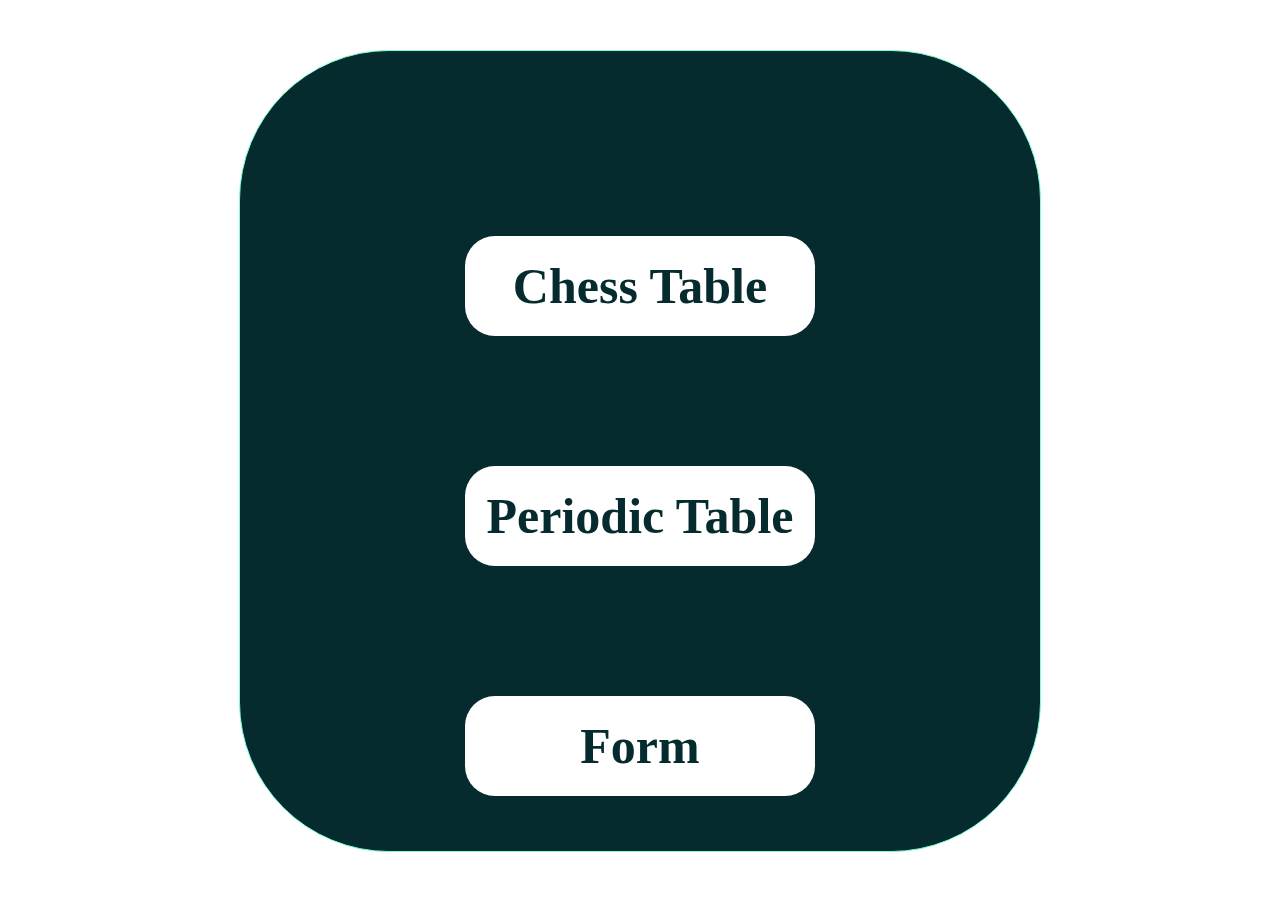
<file: Bano Qabil Assig 1/home/index.html>
<!DOCTYPE html>
<html lang="en">
<head>
    <meta charset="UTF-8">
    <meta name="viewport" content="width=device-width, initial-scale=1.0">
    <title>Document</title>
<link rel="stylesheet" href="./style.css"></head>
<body >
    <div id="box">
    <a href="./chest/chest.html"  id="first"><b>Chess Table</b></a>
    <a href="./periodic/peridoc.html"  id="two"><b>Periodic Table</b></a>
    <a href="./form/form.html"  id="three"><b>Form</b></a>
   </div>
</body>
</html>
</file>
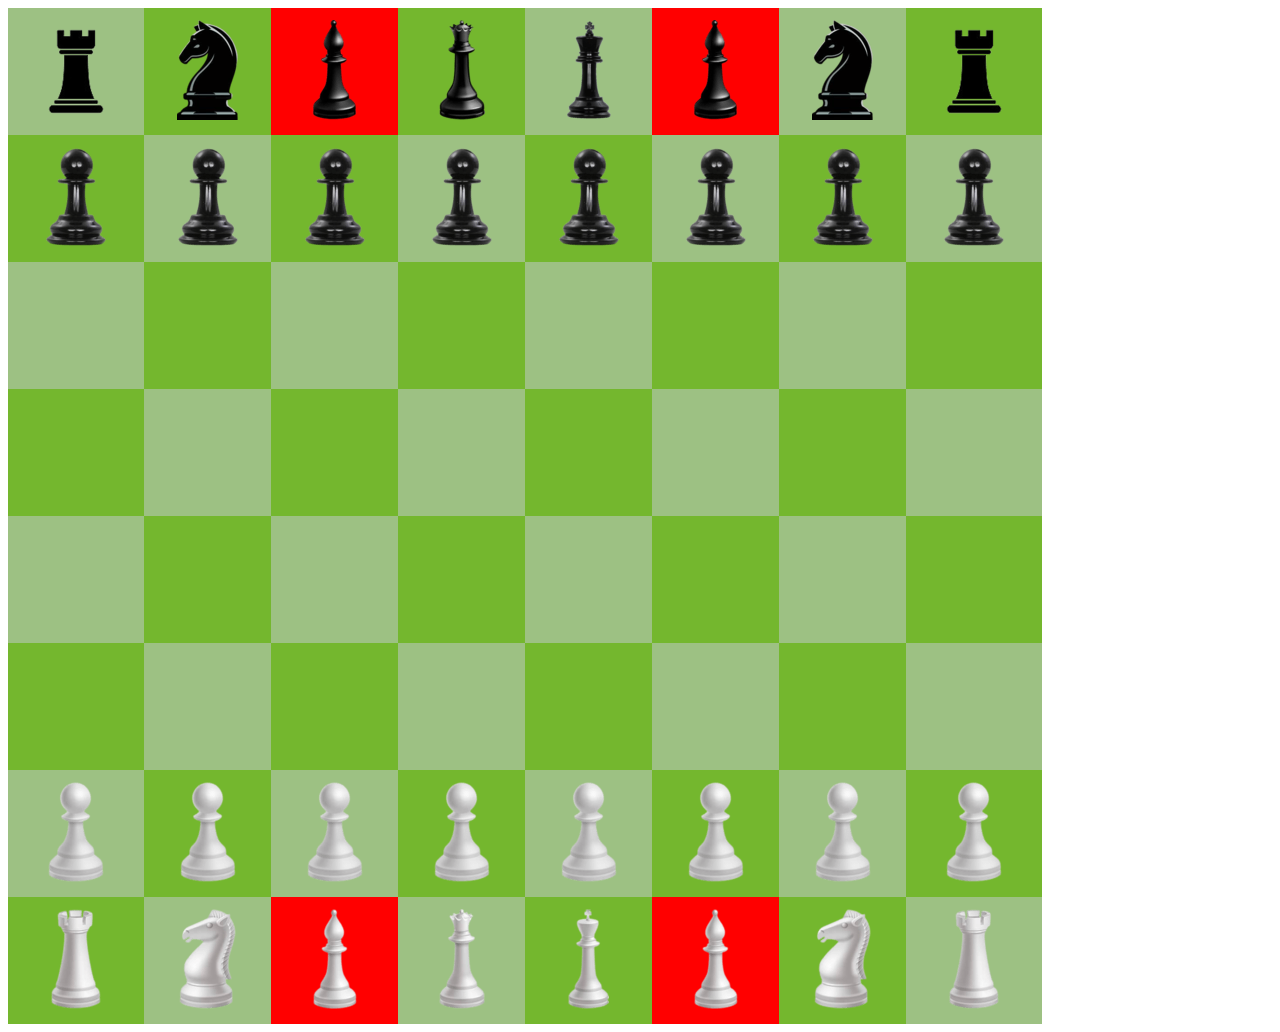
<file: Bano Qabil Assig 1/chest/chest.html>
<!DOCTYPE html>
<html lang="en">
<head>
    <meta charset="UTF-8">
    <meta name="viewport" content="width=device-width, initial-scale=1.0">
    <title>Document</title>
</head>
<body>
    <table border="0.5" cellspacing="0" >
        <tr>
            <td width ="125px" height="125px"cellpading="5" bgcolor="#9dc183" align="center"><img src="./th-removebg-preview (1) (1).png" alt=""></td>
            <td  width ="125px" height="125px" cellpading="5" bgcolor="#74B72E" align="center" ><img src="./th-removebg-preview (5) (1).png" alt=""> </td>
            <td width ="125px" height="125px"cellpading="5" bgcolor="red" align="center"> <img src="./th-removebg-preview (7) (1).png" alt=""></td>
            <td  width ="125px" height="125px" cellpading="5" bgcolor="#74B72E" align="center"><img src="./th-removebg-preview (10) (1).png" alt=""> </td>
            <td width ="125px" height="125px"cellpading="5" bgcolor="#9dc183" align="center"><img src="./Chess-King-No-Background-removebg-preview (1).png" alt=""> </td>
            <td  width ="125px" height="125px" cellpading="5" bgcolor="red" align="center"> <img src="./th-removebg-preview (7) (1).png" alt=""></td>
            <td width ="125px" height="125px"cellpading="5" bgcolor="#9dc183" align="center"><img src="./th-removebg-preview (5) (1).png" alt="">  </td>
            <td  width ="125px" height="125px" cellpading="5" bgcolor="#74B72E" align="center"> <img src="./th-removebg-preview (1) (1).png" alt=""></td>

        </tr>
        <tr><td  width ="125px" height="125" cellpading="5" bgcolor="#74B72E" align="center"> <img src="./th-removebg-preview (6) (1).png" alt=""> </td>
            <td width ="125px" height="125"cellpading="5" bgcolor="#9dc183" align="center"><img src="./th-removebg-preview (6) (1).png" alt="">  </td> 
            <td width ="125px" height="125"cellpading="5" bgcolor="#74B72E" align="center"><img src="./th-removebg-preview (6) (1).png" alt="">   </td>
            <td width ="125px" height="125"cellpading="5" bgcolor="#9dc183" align="center"> <img src="./th-removebg-preview (6) (1).png" alt="">  </td>
            <td width ="125px" height="125"cellpading="5" bgcolor="#74B72E" align="center"><img src="./th-removebg-preview (6) (1).png" alt=""> </td>
            <td width ="125px" height="125"cellpading="5" bgcolor="#9dc183" align="center"><img src="./th-removebg-preview (6) (1).png" alt=""> </td>
            <td width ="125px" height="125"cellpading="5" bgcolor="#74B72E" align="center"><img src="./th-removebg-preview (6) (1).png" alt=""> </td>
            <td width ="125px" height="125"cellpading="5" bgcolor="#9dc183" align="center"><img src="./th-removebg-preview (6) (1).png" alt=""> </td>
        </tr>
        <tr>
            <td width ="125px" height="125px"cellpading="5" bgcolor="#9dc183" ></td>
            <td  width ="125px" height="125px" cellpading="5" bgcolor="#74B72E"> </td>
            <td width ="125px" height="125px"cellpading="5" bgcolor="#9dc183"> </td>
            <td  width ="125px" height="125px" cellpading="5" bgcolor="#74B72E"> </td>
            <td width ="125px" height="125px"cellpading="5" bgcolor="#9dc183"> </td>
            <td  width ="125px" height="125px" cellpading="5" bgcolor="#74B72E"> </td>
            <td width ="125px" height="125px"cellpading="5" bgcolor="#9dc183"> </td>
            <td  width ="125px" height="125px" cellpading="5" bgcolor="#74B72E"> </td>
        </tr>
        <tr><td  width ="125px" height="125" cellpading="5" bgcolor="#74B72E">  </td>
            <td width ="125px" height="125"cellpading="5" bgcolor="#9dc183"> </td> 
            <td width ="125px" height="125"cellpading="5" bgcolor="#74B72E">  </td>
            <td width ="125px" height="125"cellpading="5" bgcolor="#9dc183">  </td>
            <td width ="125px" height="125"cellpading="5" bgcolor="#74B72E"> </td>
            <td width ="125px" height="125"cellpading="5" bgcolor="#9dc183"> </td>
            <td width ="125px" height="125"cellpading="5" bgcolor="#74B72E"> </td>
            <td width ="125px" height="125"cellpading="5" bgcolor="#9dc183">  </td>
        </tr>
        <tr>
            <td width ="125px" height="125px"cellpading="5" bgcolor="#9dc183" ></td>
            <td  width ="125px" height="125px" cellpading="5" bgcolor="#74B72E"> </td>
            <td width ="125px" height="125px"cellpading="5" bgcolor="#9dc183"> </td>
            <td  width ="125px" height="125px" cellpading="5" bgcolor="#74B72E"> </td>
            <td width ="125px" height="125px"cellpading="5" bgcolor="#9dc183"> </td>
            <td  width ="125px" height="125px" cellpading="5" bgcolor="#74B72E"> </td>
            <td width ="125px" height="125px"cellpading="5" bgcolor="#9dc183"> </td>
            <td  width ="125px" height="125px" cellpading="5" bgcolor="#74B72E"> </td>
        </tr>
        </tr>
        <tr><td  width ="125px" height="125" cellpading="5" bgcolor="#74B72E">  </td>
            <td width ="125px" height="125"cellpading="5" bgcolor="#9dc183"> </td> 
            <td width ="125px" height="125"cellpading="5" bgcolor="#74B72E">  </td>
            <td width ="125px" height="125"cellpading="5" bgcolor="#9dc183">  </td>
            <td width ="125px" height="125"cellpading="5" bgcolor="#74B72E"> </td>
            <td width ="125px" height="125"cellpading="5" bgcolor="#9dc183"> </td>
            <td width ="125px" height="125"cellpading="5" bgcolor="#74B72E"> </td>
            <td width ="125px" height="125"cellpading="5" bgcolor="#9dc183">  </td>
        </tr>
        <tr>
            <td width ="125px" height="125px"cellpading="5" bgcolor="#9dc183" align="center"><img src="./th-removebg-preview (4) (1).png" alt=""></td>
            <td  width ="125px" height="125px" cellpading="5" bgcolor="#74B72E"align="center"><img src="./th-removebg-preview (4) (1).png" alt=""></td>
            <td width ="125px" height="125px"cellpading="5" bgcolor="#9dc183"align="center"><img src="./th-removebg-preview (4) (1).png" alt=""></td>
            <td  width ="125px" height="125px" cellpading="5" bgcolor="#74B72E"align="center"><img src="./th-removebg-preview (4) (1).png" alt=""></td>
            <td width ="125px" height="125px"cellpading="5" bgcolor="#9dc183"align="center"><img src="./th-removebg-preview (4) (1).png" alt=""> </td>
            <td  width ="125px" height="125px" cellpading="5" bgcolor="#74B72E"align="center"><img src="./th-removebg-preview (4) (1).png" alt=""> </td>
            <td width ="125px" height="125px"cellpading="5" bgcolor="#9dc183"align="center"><img src="./th-removebg-preview (4) (1).png" alt=""> </td>
            <td  width ="125px" height="125px" cellpading="5" bgcolor="#74B72E"align="center"> <img src="./th-removebg-preview (4) (1).png" alt=""></td>
        </tr>
        <tr><td  width ="125px" height="125" cellpading="5" bgcolor="#74B72E" align="center"> <img src="./th-removebg-preview (2) (1).png" alt=""> </td>
            <td width ="125px" height="125"cellpading="5" bgcolor="#9dc183" align="center"> <img src="./th-removebg-preview (3) (1).png" alt=""> </td> 
            <td width ="125px" height="125"cellpading="5" bgcolor="red" align="center"> <img src="./th-removebg-preview (8) (1).png" alt=""> </td>
            <td width ="125px" height="125"cellpading="5" bgcolor="#9dc183" align="center"><img src="./th-removebg-preview (11) (1).png" alt="">  </td>
            <td width ="125px" height="125"cellpading="5" bgcolor="#74B72E" align="center"><img src="./th-removebg-preview (9) (1).png" alt=""> </td>
            <td width ="125px" height="125"cellpading="5" bgcolor="red" align="center"> <img src="./th-removebg-preview (8) (1).png" alt=""></td>
            <td width ="125px" height="125"cellpading="5" bgcolor="#74B72E" align="center"> <img src="./th-removebg-preview (3) (1).png" alt=""></td>
            <td width ="125px" height="125"cellpading="5" bgcolor="#9dc183" align="center"><img src="./th-removebg-preview (2) (1).png" alt="">  </td>
        </tr>
    </table>
</body>
</html>
</file>
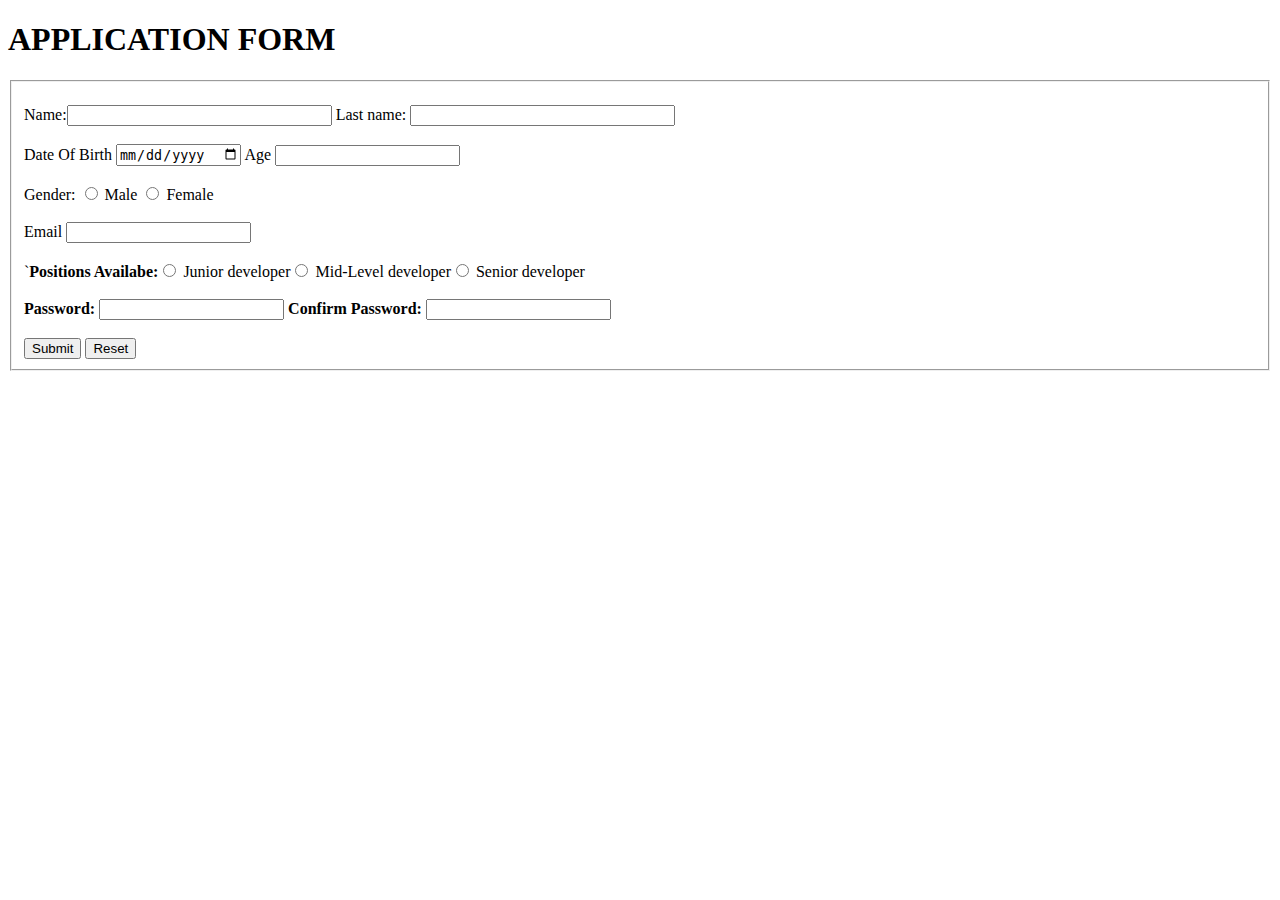
<file: Bano Qabil Assig 1/form/form.html>
<!DOCTYPE html>
<html lang="en">
<head>
    <meta charset="UTF-8">
    <meta name="viewport" content="width=, initial-scale=1.0">
    <title>Document</title>
</head>
<body>
    <h1><B>APPLICATION FORM</B></h1>
    <form> <fieldset ><br>
        <label for="Name" >Name:<input type="text" name="Name" size="30" maxlength="20"></label>
        <label for="last name">Last name: <input type="text" name="last name" size="30" maxlength="20"></label>
        <br><br>
        <label for="date of birth">Date Of Birth <input type="date"><label for="age"> Age <input type="number"></label><br><br>
    
    <label for="Gender "> Gender: </label><label for="male" >  <input type="radio" name="Gender"> Male</label><label for="Female"  >  <input type="radio" name="Gender"> Female </label> <br><br><label for="email">  Email <input type="email" name="email"></label>
    <br><br>`<label for="Positions Availabe"><b>Positions Availabe:</b></label><label for="Junior developer"><input type="radio" name="mm"> Junior developer</label><label for="Mid-Level developer"><input type="radio" name="mm"> Mid-Level developer</label><label for="Senior developer"><input type="radio" name="mm"> Senior developer</label>
        <br><br><label for="Password"><b>Password: </b><input type="password" name="password"></label> <label for="Confirm Password"><b>Confirm Password: </b><input type="password" name="Confirm Password"> </label><br><br>
        <input type="submit" name="submit"> <input type="reset" name="reset">
</fieldset>
    </form>
    <!-- <iframe
      src="https://www.google.com/maps/place/Mazar-e-Quaid-e-Azam/@24.8746236,67.0369722,17z/data=!3m1!4b1!4m6!3m5!1s0x3eb33e5e736977c1:0x70ed36c8a6891d3a!8m2!3d24.8746236!4d67.0395471!16zL20vMGI1azUz?entry=ttu"
      width="600"
      height="450"
      style="border: 0"
      allowfullscreen=""
      loading="lazy"
      referrerpolicy="no-referrer-when-downgrade"
    ></iframe> -->
</body>
</html>
</file>
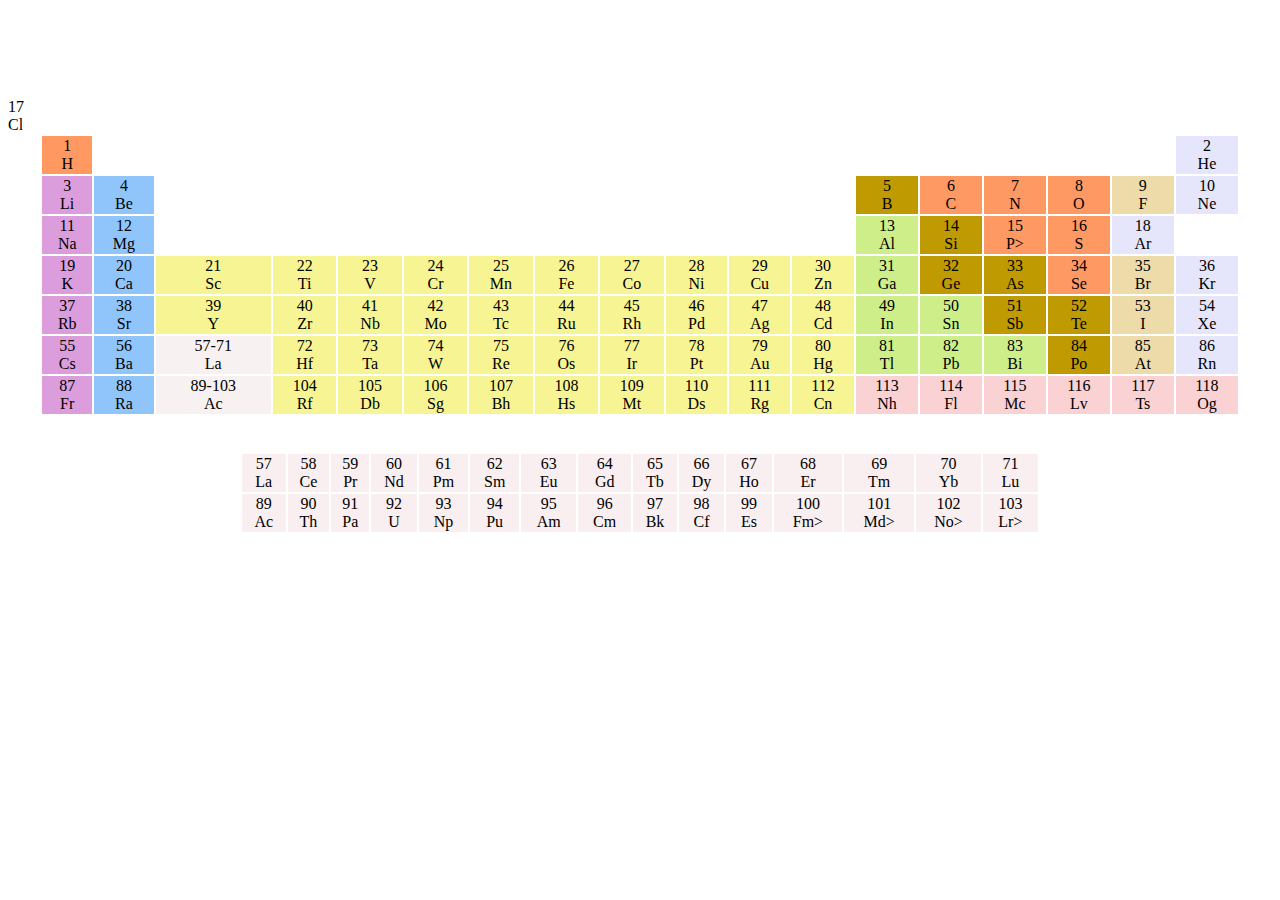
<file: Bano Qabil Assig 1/periodic/peridoc.html>
<!DOCTYPE html>
<html lang="en">
<head>
    <meta charset="UTF-8">
    <meta name="viewport" content="width=device-width, initial-scale=1.0">
    <title>My Periodic Table</title>
</head>
<body>
    <br><br><br><br><br>
    
    <table border="0" width="1200" align="center" >
        <tr>
            <td style="text-align: center;" bgcolor="#FF9961"> 1 <br> H</td>
            <td colspan="16"></td>
            <td style="text-align: center;" bgcolor="#E5E5FB">2<br>He</td>
        </tr>
        <tr>
            <td style="text-align: center;" bgcolor="#DB9DDC">3<br>Li</td>
            <td style="text-align: center;" bgcolor="#90C5FC">4<br>Be</td>
            <td colspan="10"></td>
            <td style="text-align: center;" bgcolor="#BF9A01">5<br>B</td>
            <td style="text-align: center;" bgcolor="#FE9964">6<br>C</td>
            <td style="text-align: center;" bgcolor="#FE9964">7<br>N</td>
            <td style="text-align: center;" bgcolor="#FE9964">8<br>O</td>
            <td style="text-align: center;" bgcolor="#EDDBAA">9<br>F</td>
            <td style="text-align: center;" bgcolor="#E5E5FB">10<br>Ne</td>
        </tr>
        <tr>
            <td style="text-align: center;" bgcolor="#DB9DDC">11<br>Na</td>
            <td style="text-align: center;" bgcolor="#90C5FC">12<br>Mg</td>
            <td colspan="10"></td>
            <td style="text-align: center;" bgcolor="#CEEE89">13<br>Al</td>
            <td style="text-align: center;" bgcolor="#BF9A01">14<br>Si</td>
            <td style="text-align: center;" bgcolor="#FE9964">15<br>P></td>
            <td style="text-align: center;" bgcolor="#FE9964">16<br>S</td   
            <td style="text-align: center;" bgcolor="#EDDBAA">17<br>Cl</td>
            <td style="text-align: center;" bgcolor="#E5E5FB">18<br>Ar</td>

        </tr>
        <tr>
            <td style="text-align: center;" bgcolor="#DB9DDC">19<br>K</td>
            <td style="text-align: center;" bgcolor="#90C5FC">20<br>Ca</td>
            <td style="text-align: center;" bgcolor="#F7F494">21<br>Sc</td>
            <td style="text-align: center;" bgcolor="#F7F494">22<br>Ti</td>
            <td style="text-align: center;" bgcolor="#F7F494">23<br>V</td>
            <td style="text-align: center;" bgcolor="#F7F494">24<br>Cr</td>
            <td style="text-align: center;" bgcolor="#F7F494">25<br>Mn</td>
            <td style="text-align: center;" bgcolor="#F7F494">26<br>Fe</td>
            <td style="text-align: center;" bgcolor="#F7F494">27<br>Co</td>
            <td style="text-align: center;" bgcolor="#F7F494">28<br>Ni</td>
            <td style="text-align: center;" bgcolor="#F7F494">29<br>Cu</td>
            <td style="text-align: center;" bgcolor="#F7F494">30<br>Zn</td>
            <td style="text-align: center;" bgcolor="#CEEE89">31<br>Ga</td>
            <td style="text-align: center;" bgcolor="#BF9A01">32<br>Ge</td>
            <td style="text-align: center;" bgcolor="#BF9A01">33<br>As</td>
            <td style="text-align: center;" bgcolor="#FE9964">34<br>Se</td>
            <td style="text-align: center;" bgcolor="#EDDBAA">35<br>Br</td>
            <td style="text-align: center;" bgcolor="#E5E5FB">36<br>Kr</td>
        </tr>
        <tr>
            <td style="text-align: center;" bgcolor="#DB9DDC">37<br>Rb</td>
            <td style="text-align: center;" bgcolor="#90C5FC">38<br>Sr</td>
            <td style="text-align: center;" bgcolor="#F7F494">39<br>Y</td>
            <td style="text-align: center;" bgcolor="#F7F494">40<br>Zr</td>
            <td style="text-align: center;" bgcolor="#F7F494">41<br>Nb</td>
            <td style="text-align: center;" bgcolor="#F7F494">42<br>Mo</td>
            <td style="text-align: center;" bgcolor="#F7F494">43<br>Tc</td>
            <td style="text-align: center;" bgcolor="#F7F494">44<br>Ru</td>
            <td style="text-align: center;" bgcolor="#F7F494">45<br>Rh</td>
            <td style="text-align: center;" bgcolor="#F7F494">46<br>Pd</td>
            <td style="text-align: center;" bgcolor="#F7F494">47<br>Ag</td>
            <td style="text-align: center;" bgcolor="#F7F494">48<br>Cd</td>
            <td style="text-align: center;" bgcolor="#CEEE89">49<br>In</td>
            <td style="text-align: center;" bgcolor="#CEEE89">50<br>Sn</td>
            <td style="text-align: center;" bgcolor="#BF9A01">51<br>Sb</td>
            <td style="text-align: center;" bgcolor="#BF9A01">52<br>Te</td>
            <td style="text-align: center;" bgcolor="#EDDBAA">53<br>I</td>
            <td style="text-align: center;" bgcolor="#E5E5FB">54<br>Xe</td>
        </tr>
        <tr>
            <td style="text-align: center;" bgcolor="#DB9DDC">55<br>Cs</font></td>
            <td style="text-align: center;" bgcolor="#90C5FC">56<br>Ba</font></td>
            <td style="text-align: center;" bgcolor="#F8F1F1">57-71<br>La</font></td>  
            <td style="text-align: center;" bgcolor="#F7F494">72<br>Hf</td>
            <td style="text-align: center;" bgcolor="#F7F494">73<br>Ta</td>
            <td style="text-align: center;" bgcolor="#F7F494">74<br>W</td>
            <td style="text-align: center;" bgcolor="#F7F494">75<br>Re</td>
            <td style="text-align: center;" bgcolor="#F7F494">76<br>Os</td>
            <td style="text-align: center;" bgcolor="#F7F494">77<br>Ir</td>
            <td style="text-align: center;" bgcolor="#F7F494">78<br>Pt</td>
            <td style="text-align: center;" bgcolor="#F7F494">79<br>Au</td>
            <td style="text-align: center;" bgcolor="#F7F494">80<br>Hg</td>
            <td style="text-align: center;" bgcolor="#CEEE89">81<br>Tl</td>
            <td style="text-align: center;" bgcolor="#CEEE89">82<br>Pb</td>
            <td style="text-align: center;" bgcolor="#CEEE89">83<br>Bi</td>
            <td style="text-align: center;" bgcolor="#BF9A01">84<br>Po</td>
            <td style="text-align: center;" bgcolor="#EDDBAA">85<br>At</td>
            <td style="text-align: center;" bgcolor="#E5E5FB">86<br>Rn</td>
        </tr>
        <tr>
            <td style="text-align: center;" bgcolor="#DB9DDC">87<br>Fr</td>
            <td style="text-align: center;" bgcolor="#90C5FC">88<br>Ra</td>
            <td style="text-align: center;" bgcolor="#F8F1F1">89-103<br>Ac</td>
            <td style="text-align: center;" bgcolor="#F7F494">104<br>Rf</td>
            <td style="text-align: center;" bgcolor="#F7F494">105<br>Db</td>
            <td style="text-align: center;" bgcolor="#F7F494">106<br>Sg</td>
            <td style="text-align: center;" bgcolor="#F7F494">107<br>Bh</td>
            <td style="text-align: center;" bgcolor="#F7F494">108<br>Hs</td>
            <td style="text-align: center;" bgcolor="#F7F494">109<br>Mt</td>
            <td style="text-align: center;" bgcolor="#F7F494">110<br>Ds</td>
            <td style="text-align: center;" bgcolor="#F7F494">111<br>Rg</td>
            <td style="text-align: center;" bgcolor="#F7F494">112<br>Cn</td>
            <td style="text-align: center;" bgcolor="#FBD2D4">113<br>Nh</td>
            <td style="text-align: center;" bgcolor="#FBD2D4">114<br>Fl</td>
            <td style="text-align: center;" bgcolor="#FBD2D4">115<br>Mc</td>
            <td style="text-align: center;" bgcolor="#FBD2D4">116<br>Lv</td>
            <td style="text-align: center;" bgcolor="#FBD2D4">117<br>Ts</td>
            <td style="text-align: center;" bgcolor="#FBD2D4">118<br>Og</td>
        </tr>
    </table>
<br><br>
    <table  border="0" width="800" align="center" >

        <tr>
            <td style="text-align: center;" bgcolor="#F9EEF0">57<br>La</td>
            <td style="text-align: center;" bgcolor="#F9EEF0">58<br>Ce</td>
            <td style="text-align: center;" bgcolor="#F9EEF0">59<br>Pr</td>
            <td style="text-align: center;" bgcolor="#F9EEF0">60<br>Nd</td>
            <td style="text-align: center;" bgcolor="#F9EEF0">61<br>Pm</td>
            <td style="text-align: center;" bgcolor="#F9EEF0">62<br>Sm</td>
            <td style="text-align: center;" bgcolor="#F9EEF0">63<br>Eu</td>
            <td style="text-align: center;" bgcolor="#F9EEF0">64<br>Gd</td>
            <td style="text-align: center;" bgcolor="#F9EEF0">65<br>Tb</td>
            <td style="text-align: center;" bgcolor="#F9EEF0">66<br>Dy</td>
            <td style="text-align: center;" bgcolor="#F9EEF0">67<br>Ho</td>
            <td style="text-align: center;" bgcolor="#F9EEF0">68<br>Er</td>
            <td style="text-align: center;" bgcolor="#F9EEF0">69<br>Tm</td>
            <td style="text-align: center;" bgcolor="#F9EEF0">70<br>Yb</td>
            <td style="text-align: center;" bgcolor="#F9EEF0">71<br>Lu</td>
        </tr>
        <tr>
            <td style="text-align: center;" bgcolor="#F9EEF0">89<br>Ac</td>
            <td style="text-align: center;" bgcolor="#F9EEF0">90<br>Th</td>
            <td style="text-align: center;" bgcolor="#F9EEF0">91<br>Pa</td>
            <td style="text-align: center;" bgcolor="#F9EEF0">92<br>U</td>
            <td style="text-align: center;" bgcolor="#F9EEF0">93<br>Np</td>
            <td style="text-align: center;" bgcolor="#F9EEF0">94<br>Pu</td>
            <td style="text-align: center;" bgcolor="#F9EEF0">95<br>Am</td>
            <td style="text-align: center;" bgcolor="#F9EEF0">96<br>Cm</td>
            <td style="text-align: center;" bgcolor="#F9EEF0">97<br>Bk</td>
            <td style="text-align: center;" bgcolor="#F9EEF0">98<br>Cf</td>
            <td style="text-align: center;" bgcolor="#F9EEF0">99<br>Es</td>
            <td style="text-align: center;" bgcolor="#F9EEF0">100<br>Fm></td>
            <td style="text-align: center;" bgcolor="#F9EEF0">101<br>Md></td>
            <td style="text-align: center;" bgcolor="#F9EEF0">102<br>No></td>
            <td style="text-align: center;" bgcolor="#F9EEF0">103<br>Lr></td>
        </tr>
    </table>
</body>
</html>
</file>
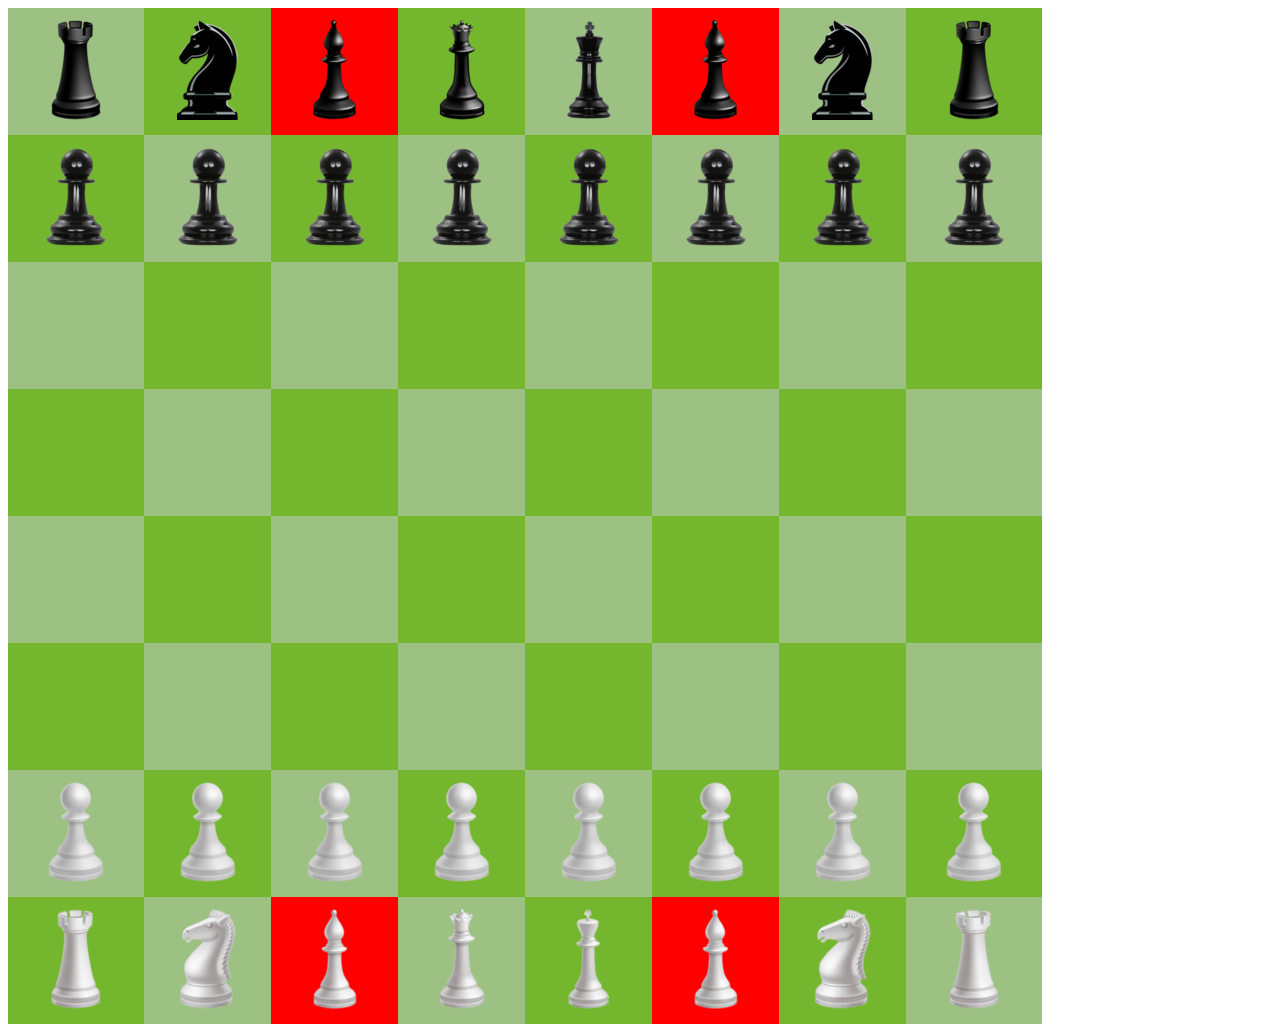
<file: Bano Qabil Assig 1/home/chest/chest.html>
<!DOCTYPE html>
<html lang="en">
<head>
    <meta charset="UTF-8">
    <meta name="viewport" content="width=device-width, initial-scale=1.0">
    <title>Document</title>
</head>
<body>
    <table border="0.5" cellspacing="0" >
        <tr>
            <td width ="125px" height="125px"cellpading="5" bgcolor="#9dc183" align="center"><img src="./th-removebg-preview (1).png" alt=""></td>
            <td  width ="125px" height="125px" cellpading="5" bgcolor="#74B72E" align="center" ><img src="./th-removebg-preview (5) (1).png" alt=""> </td>
            <td width ="125px" height="125px"cellpading="5" bgcolor="red" align="center"> <img src="./th-removebg-preview (7) (1).png" alt=""></td>
            <td  width ="125px" height="125px" cellpading="5" bgcolor="#74B72E" align="center"><img src="./th-removebg-preview (10) (1).png" alt=""> </td>
            <td width ="125px" height="125px"cellpading="5" bgcolor="#9dc183" align="center"><img src="./Chess-King-No-Background-removebg-preview (1).png" alt=""> </td>
            <td  width ="125px" height="125px" cellpading="5" bgcolor="red" align="center"> <img src="./th-removebg-preview (7) (1).png" alt=""></td>
            <td width ="125px" height="125px"cellpading="5" bgcolor="#9dc183" align="center"><img src="./th-removebg-preview (5) (1).png" alt="">  </td>
            <td  width ="125px" height="125px" cellpading="5" bgcolor="#74B72E" align="center"> <img src="./th-removebg-preview (1).png" alt=""></td>

        </tr>
        <tr><td  width ="125px" height="125" cellpading="5" bgcolor="#74B72E" align="center"> <img src="./th-removebg-preview (6) (1).png" alt=""> </td>
            <td width ="125px" height="125"cellpading="5" bgcolor="#9dc183" align="center"><img src="./th-removebg-preview (6) (1).png" alt="">  </td> 
            <td width ="125px" height="125"cellpading="5" bgcolor="#74B72E" align="center"><img src="./th-removebg-preview (6) (1).png" alt="">   </td>
            <td width ="125px" height="125"cellpading="5" bgcolor="#9dc183" align="center"> <img src="./th-removebg-preview (6) (1).png" alt="">  </td>
            <td width ="125px" height="125"cellpading="5" bgcolor="#74B72E" align="center"><img src="./th-removebg-preview (6) (1).png" alt=""> </td>
            <td width ="125px" height="125"cellpading="5" bgcolor="#9dc183" align="center"><img src="./th-removebg-preview (6) (1).png" alt=""> </td>
            <td width ="125px" height="125"cellpading="5" bgcolor="#74B72E" align="center"><img src="./th-removebg-preview (6) (1).png" alt=""> </td>
            <td width ="125px" height="125"cellpading="5" bgcolor="#9dc183" align="center"><img src="./th-removebg-preview (6) (1).png" alt=""> </td>
        </tr>
        <tr>
            <td width ="125px" height="125px"cellpading="5" bgcolor="#9dc183" ></td>
            <td  width ="125px" height="125px" cellpading="5" bgcolor="#74B72E"> </td>
            <td width ="125px" height="125px"cellpading="5" bgcolor="#9dc183"> </td>
            <td  width ="125px" height="125px" cellpading="5" bgcolor="#74B72E"> </td>
            <td width ="125px" height="125px"cellpading="5" bgcolor="#9dc183"> </td>
            <td  width ="125px" height="125px" cellpading="5" bgcolor="#74B72E"> </td>
            <td width ="125px" height="125px"cellpading="5" bgcolor="#9dc183"> </td>
            <td  width ="125px" height="125px" cellpading="5" bgcolor="#74B72E"> </td>
        </tr>
        <tr><td  width ="125px" height="125" cellpading="5" bgcolor="#74B72E">  </td>
            <td width ="125px" height="125"cellpading="5" bgcolor="#9dc183"> </td> 
            <td width ="125px" height="125"cellpading="5" bgcolor="#74B72E">  </td>
            <td width ="125px" height="125"cellpading="5" bgcolor="#9dc183">  </td>
            <td width ="125px" height="125"cellpading="5" bgcolor="#74B72E"> </td>
            <td width ="125px" height="125"cellpading="5" bgcolor="#9dc183"> </td>
            <td width ="125px" height="125"cellpading="5" bgcolor="#74B72E"> </td>
            <td width ="125px" height="125"cellpading="5" bgcolor="#9dc183">  </td>
        </tr>
        <tr>
            <td width ="125px" height="125px"cellpading="5" bgcolor="#9dc183" ></td>
            <td  width ="125px" height="125px" cellpading="5" bgcolor="#74B72E"> </td>
            <td width ="125px" height="125px"cellpading="5" bgcolor="#9dc183"> </td>
            <td  width ="125px" height="125px" cellpading="5" bgcolor="#74B72E"> </td>
            <td width ="125px" height="125px"cellpading="5" bgcolor="#9dc183"> </td>
            <td  width ="125px" height="125px" cellpading="5" bgcolor="#74B72E"> </td>
            <td width ="125px" height="125px"cellpading="5" bgcolor="#9dc183"> </td>
            <td  width ="125px" height="125px" cellpading="5" bgcolor="#74B72E"> </td>
        </tr>
        </tr>
        <tr><td  width ="125px" height="125" cellpading="5" bgcolor="#74B72E">  </td>
            <td width ="125px" height="125"cellpading="5" bgcolor="#9dc183"> </td> 
            <td width ="125px" height="125"cellpading="5" bgcolor="#74B72E">  </td>
            <td width ="125px" height="125"cellpading="5" bgcolor="#9dc183">  </td>
            <td width ="125px" height="125"cellpading="5" bgcolor="#74B72E"> </td>
            <td width ="125px" height="125"cellpading="5" bgcolor="#9dc183"> </td>
            <td width ="125px" height="125"cellpading="5" bgcolor="#74B72E"> </td>
            <td width ="125px" height="125"cellpading="5" bgcolor="#9dc183">  </td>
        </tr>
        <tr>
            <td width ="125px" height="125px"cellpading="5" bgcolor="#9dc183" align="center"><img src="./th-removebg-preview (4) (1).png" alt=""></td>
            <td  width ="125px" height="125px" cellpading="5" bgcolor="#74B72E"align="center"><img src="./th-removebg-preview (4) (1).png" alt=""></td>
            <td width ="125px" height="125px"cellpading="5" bgcolor="#9dc183"align="center"><img src="./th-removebg-preview (4) (1).png" alt=""></td>
            <td  width ="125px" height="125px" cellpading="5" bgcolor="#74B72E"align="center"><img src="./th-removebg-preview (4) (1).png" alt=""></td>
            <td width ="125px" height="125px"cellpading="5" bgcolor="#9dc183"align="center"><img src="./th-removebg-preview (4) (1).png" alt=""> </td>
            <td  width ="125px" height="125px" cellpading="5" bgcolor="#74B72E"align="center"><img src="./th-removebg-preview (4) (1).png" alt=""> </td>
            <td width ="125px" height="125px"cellpading="5" bgcolor="#9dc183"align="center"><img src="./th-removebg-preview (4) (1).png" alt=""> </td>
            <td  width ="125px" height="125px" cellpading="5" bgcolor="#74B72E"align="center"> <img src="./th-removebg-preview (4) (1).png" alt=""></td>
        </tr>
        <tr><td  width ="125px" height="125" cellpading="5" bgcolor="#74B72E" align="center"> <img src="./th-removebg-preview (2) (1).png" alt=""> </td>
            <td width ="125px" height="125"cellpading="5" bgcolor="#9dc183" align="center"> <img src="./th-removebg-preview (3) (1).png" alt=""> </td> 
            <td width ="125px" height="125"cellpading="5" bgcolor="red" align="center"> <img src="./th-removebg-preview (8) (1).png" alt=""> </td>
            <td width ="125px" height="125"cellpading="5" bgcolor="#9dc183" align="center"><img src="./th-removebg-preview (11) (1).png" alt="">  </td>
            <td width ="125px" height="125"cellpading="5" bgcolor="#74B72E" align="center"><img src="./th-removebg-preview (9) (1).png" alt=""> </td>
            <td width ="125px" height="125"cellpading="5" bgcolor="red" align="center"> <img src="./th-removebg-preview (8) (1).png" alt=""></td>
            <td width ="125px" height="125"cellpading="5" bgcolor="#74B72E" align="center"> <img src="./th-removebg-preview (3) (1).png" alt=""></td>
            <td width ="125px" height="125"cellpading="5" bgcolor="#9dc183" align="center"><img src="./th-removebg-preview (2) (1).png" alt="">  </td>
        </tr>
    </table>
</body>
</html>
</file>
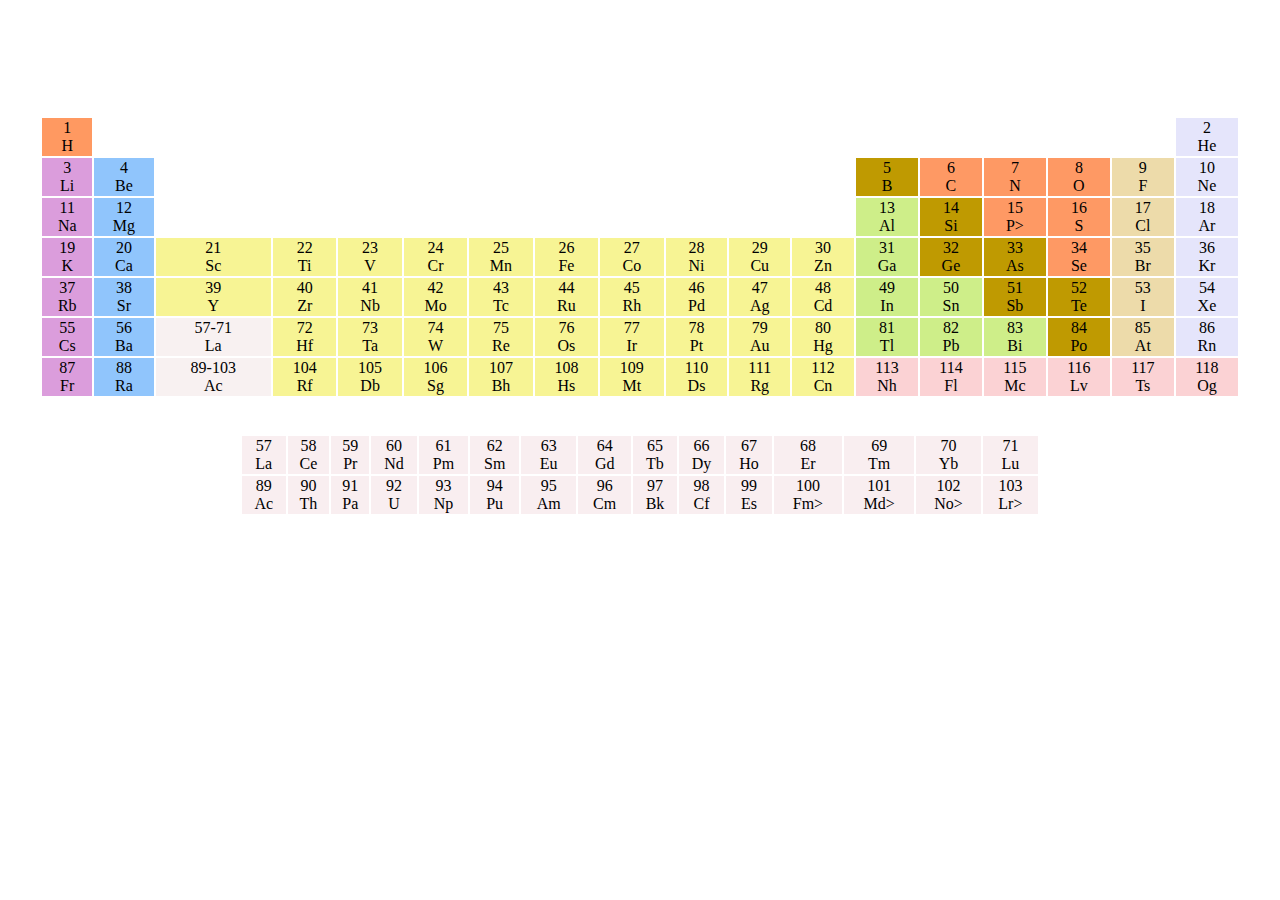
<file: Bano Qabil Assig 1/home/periodic/peridoc.html>
<!DOCTYPE html>
<html lang="en">
<head>
    <meta charset="UTF-8">
    <meta name="viewport" content="width=device-width, initial-scale=1.0">
    <title>My Periodic Table</title>
</head>
<body>
    <br><br><br><br><br>
    
    <table border="0" width="1200" align="center" >
        <tr>
            <td style="text-align: center;" bgcolor="#FF9961"> 1 <br> H</td>
            <td colspan="16"></td>
            <td style="text-align: center;" bgcolor="#E5E5FB">2<br>He</td>
        </tr>
        <tr>
            <td style="text-align: center;" bgcolor="#DB9DDC">3<br>Li</td>
            <td style="text-align: center;" bgcolor="#90C5FC">4<br>Be</td>
            <td colspan="10"></td>
            <td style="text-align: center;" bgcolor="#BF9A01">5<br>B</td>
            <td style="text-align: center;" bgcolor="#FE9964">6<br>C</td>
            <td style="text-align: center;" bgcolor="#FE9964">7<br>N</td>
            <td style="text-align: center;" bgcolor="#FE9964">8<br>O</td>
            <td style="text-align: center;" bgcolor="#EDDBAA">9<br>F</td>
            <td style="text-align: center;" bgcolor="#E5E5FB">10<br>Ne</td>
        </tr>
        <tr>
            <td style="text-align: center;" bgcolor="#DB9DDC">11<br>Na</td>
            <td style="text-align: center;" bgcolor="#90C5FC">12<br>Mg</td>
            <td colspan="10"></td>
            <td style="text-align: center;" bgcolor="#CEEE89">13<br>Al</td>
            <td style="text-align: center;" bgcolor="#BF9A01">14<br>Si</td>
            <td style="text-align: center;" bgcolor="#FE9964">15<br>P></td>
            <td style="text-align: center;" bgcolor="#FE9964">16<br>S</td   
            <td style="text-align: center;" bgcolor="#E5E5FB"><br></td>
            <td style="text-align: center;" bgcolor="#EDDBAA">17<br>Cl</td>
            <td style="text-align: center;" bgcolor="#E5E5FB">18<br>Ar</td>

        </tr>
        <tr>
            <td style="text-align: center;" bgcolor="#DB9DDC">19<br>K</td>
            <td style="text-align: center;" bgcolor="#90C5FC">20<br>Ca</td>
            <td style="text-align: center;" bgcolor="#F7F494">21<br>Sc</td>
            <td style="text-align: center;" bgcolor="#F7F494">22<br>Ti</td>
            <td style="text-align: center;" bgcolor="#F7F494">23<br>V</td>
            <td style="text-align: center;" bgcolor="#F7F494">24<br>Cr</td>
            <td style="text-align: center;" bgcolor="#F7F494">25<br>Mn</td>
            <td style="text-align: center;" bgcolor="#F7F494">26<br>Fe</td>
            <td style="text-align: center;" bgcolor="#F7F494">27<br>Co</td>
            <td style="text-align: center;" bgcolor="#F7F494">28<br>Ni</td>
            <td style="text-align: center;" bgcolor="#F7F494">29<br>Cu</td>
            <td style="text-align: center;" bgcolor="#F7F494">30<br>Zn</td>
            <td style="text-align: center;" bgcolor="#CEEE89">31<br>Ga</td>
            <td style="text-align: center;" bgcolor="#BF9A01">32<br>Ge</td>
            <td style="text-align: center;" bgcolor="#BF9A01">33<br>As</td>
            <td style="text-align: center;" bgcolor="#FE9964">34<br>Se</td>
            <td style="text-align: center;" bgcolor="#EDDBAA">35<br>Br</td>
            <td style="text-align: center;" bgcolor="#E5E5FB">36<br>Kr</td>
        </tr>
        <tr>
            <td style="text-align: center;" bgcolor="#DB9DDC">37<br>Rb</td>
            <td style="text-align: center;" bgcolor="#90C5FC">38<br>Sr</td>
            <td style="text-align: center;" bgcolor="#F7F494">39<br>Y</td>
            <td style="text-align: center;" bgcolor="#F7F494">40<br>Zr</td>
            <td style="text-align: center;" bgcolor="#F7F494">41<br>Nb</td>
            <td style="text-align: center;" bgcolor="#F7F494">42<br>Mo</td>
            <td style="text-align: center;" bgcolor="#F7F494">43<br>Tc</td>
            <td style="text-align: center;" bgcolor="#F7F494">44<br>Ru</td>
            <td style="text-align: center;" bgcolor="#F7F494">45<br>Rh</td>
            <td style="text-align: center;" bgcolor="#F7F494">46<br>Pd</td>
            <td style="text-align: center;" bgcolor="#F7F494">47<br>Ag</td>
            <td style="text-align: center;" bgcolor="#F7F494">48<br>Cd</td>
            <td style="text-align: center;" bgcolor="#CEEE89">49<br>In</td>
            <td style="text-align: center;" bgcolor="#CEEE89">50<br>Sn</td>
            <td style="text-align: center;" bgcolor="#BF9A01">51<br>Sb</td>
            <td style="text-align: center;" bgcolor="#BF9A01">52<br>Te</td>
            <td style="text-align: center;" bgcolor="#EDDBAA">53<br>I</td>
            <td style="text-align: center;" bgcolor="#E5E5FB">54<br>Xe</td>
        </tr>
        <tr>
            <td style="text-align: center;" bgcolor="#DB9DDC">55<br>Cs</font></td>
            <td style="text-align: center;" bgcolor="#90C5FC">56<br>Ba</font></td>
            <td style="text-align: center;" bgcolor="#F8F1F1">57-71<br>La</font></td>  
            <td style="text-align: center;" bgcolor="#F7F494">72<br>Hf</td>
            <td style="text-align: center;" bgcolor="#F7F494">73<br>Ta</td>
            <td style="text-align: center;" bgcolor="#F7F494">74<br>W</td>
            <td style="text-align: center;" bgcolor="#F7F494">75<br>Re</td>
            <td style="text-align: center;" bgcolor="#F7F494">76<br>Os</td>
            <td style="text-align: center;" bgcolor="#F7F494">77<br>Ir</td>
            <td style="text-align: center;" bgcolor="#F7F494">78<br>Pt</td>
            <td style="text-align: center;" bgcolor="#F7F494">79<br>Au</td>
            <td style="text-align: center;" bgcolor="#F7F494">80<br>Hg</td>
            <td style="text-align: center;" bgcolor="#CEEE89">81<br>Tl</td>
            <td style="text-align: center;" bgcolor="#CEEE89">82<br>Pb</td>
            <td style="text-align: center;" bgcolor="#CEEE89">83<br>Bi</td>
            <td style="text-align: center;" bgcolor="#BF9A01">84<br>Po</td>
            <td style="text-align: center;" bgcolor="#EDDBAA">85<br>At</td>
            <td style="text-align: center;" bgcolor="#E5E5FB">86<br>Rn</td>
        </tr>
        <tr>
            <td style="text-align: center;" bgcolor="#DB9DDC">87<br>Fr</td>
            <td style="text-align: center;" bgcolor="#90C5FC">88<br>Ra</td>
            <td style="text-align: center;" bgcolor="#F8F1F1">89-103<br>Ac</td>
            <td style="text-align: center;" bgcolor="#F7F494">104<br>Rf</td>
            <td style="text-align: center;" bgcolor="#F7F494">105<br>Db</td>
            <td style="text-align: center;" bgcolor="#F7F494">106<br>Sg</td>
            <td style="text-align: center;" bgcolor="#F7F494">107<br>Bh</td>
            <td style="text-align: center;" bgcolor="#F7F494">108<br>Hs</td>
            <td style="text-align: center;" bgcolor="#F7F494">109<br>Mt</td>
            <td style="text-align: center;" bgcolor="#F7F494">110<br>Ds</td>
            <td style="text-align: center;" bgcolor="#F7F494">111<br>Rg</td>
            <td style="text-align: center;" bgcolor="#F7F494">112<br>Cn</td>
            <td style="text-align: center;" bgcolor="#FBD2D4">113<br>Nh</td>
            <td style="text-align: center;" bgcolor="#FBD2D4">114<br>Fl</td>
            <td style="text-align: center;" bgcolor="#FBD2D4">115<br>Mc</td>
            <td style="text-align: center;" bgcolor="#FBD2D4">116<br>Lv</td>
            <td style="text-align: center;" bgcolor="#FBD2D4">117<br>Ts</td>
            <td style="text-align: center;" bgcolor="#FBD2D4">118<br>Og</td>
        </tr>
    </table>
<br><br>
    <table  border="0" width="800" align="center" >

        <tr>
            <td style="text-align: center;" bgcolor="#F9EEF0">57<br>La</td>
            <td style="text-align: center;" bgcolor="#F9EEF0">58<br>Ce</td>
            <td style="text-align: center;" bgcolor="#F9EEF0">59<br>Pr</td>
            <td style="text-align: center;" bgcolor="#F9EEF0">60<br>Nd</td>
            <td style="text-align: center;" bgcolor="#F9EEF0">61<br>Pm</td>
            <td style="text-align: center;" bgcolor="#F9EEF0">62<br>Sm</td>
            <td style="text-align: center;" bgcolor="#F9EEF0">63<br>Eu</td>
            <td style="text-align: center;" bgcolor="#F9EEF0">64<br>Gd</td>
            <td style="text-align: center;" bgcolor="#F9EEF0">65<br>Tb</td>
            <td style="text-align: center;" bgcolor="#F9EEF0">66<br>Dy</td>
            <td style="text-align: center;" bgcolor="#F9EEF0">67<br>Ho</td>
            <td style="text-align: center;" bgcolor="#F9EEF0">68<br>Er</td>
            <td style="text-align: center;" bgcolor="#F9EEF0">69<br>Tm</td>
            <td style="text-align: center;" bgcolor="#F9EEF0">70<br>Yb</td>
            <td style="text-align: center;" bgcolor="#F9EEF0">71<br>Lu</td>
        </tr>
        <tr>
            <td style="text-align: center;" bgcolor="#F9EEF0">89<br>Ac</td>
            <td style="text-align: center;" bgcolor="#F9EEF0">90<br>Th</td>
            <td style="text-align: center;" bgcolor="#F9EEF0">91<br>Pa</td>
            <td style="text-align: center;" bgcolor="#F9EEF0">92<br>U</td>
            <td style="text-align: center;" bgcolor="#F9EEF0">93<br>Np</td>
            <td style="text-align: center;" bgcolor="#F9EEF0">94<br>Pu</td>
            <td style="text-align: center;" bgcolor="#F9EEF0">95<br>Am</td>
            <td style="text-align: center;" bgcolor="#F9EEF0">96<br>Cm</td>
            <td style="text-align: center;" bgcolor="#F9EEF0">97<br>Bk</td>
            <td style="text-align: center;" bgcolor="#F9EEF0">98<br>Cf</td>
            <td style="text-align: center;" bgcolor="#F9EEF0">99<br>Es</td>
            <td style="text-align: center;" bgcolor="#F9EEF0">100<br>Fm></td>
            <td style="text-align: center;" bgcolor="#F9EEF0">101<br>Md></td>
            <td style="text-align: center;" bgcolor="#F9EEF0">102<br>No></td>
            <td style="text-align: center;" bgcolor="#F9EEF0">103<br>Lr></td>
        </tr>
    </table>
</body>
</html>
</file>
<file: Bano Qabil Assig 1/home/style.css>
#box {
    align-items: center;
    align-content: center;
    width: 800px;
    height: 800px;
    border-radius: 150px;
    border: 1px;
    border-color: aquamarine;
    border-style: solid;
    margin-top: 50px;
    margin-bottom: 50px;
    margin-left: auto;
    margin-right: auto;
    background-color: rgb(6, 43, 46);
    
    
}
#first{
    align-items: center;
    align-content: center;
    text-align: center;
    width: 350px;
    height: 100px;
    border-radius: 30px;
    border: 0px;
    border-style: solid;
    font-size: 50px;
    background-color: white;
    margin-top: 130px;
    margin-bottom: auto;
    margin-left: auto;
    margin-right: auto;
    display: grid;
    font-family: serif;
    color: rgb(6, 43, 46);
    text-decoration: none;
}
#two{
    margin-top: 130px;
    margin-bottom: auto;
    margin-left: auto;
    margin-right: auto;
    align-items: center;
    align-content: center;
    text-align: center;
    width: 350px;
    height: 100px;
    border-radius: 30px;
    border: 0px;
    background-color: white;
    border-style: solid;
    font-size: 50px;
    place-items: center;
    display: grid;
    font-family: serif;
    text-decoration: none;
    color: rgb(6, 43, 46);
}
#three{
    align-items: center;
    align-content: center;
    text-align: center;
    width: 350px;
    height: 100px;
    border-radius: 30px;
    border: 0px;
    background-color: white;
    border-style: solid;
    font-size: 50px;
    margin-top: 130px;
    margin-bottom: auto;
    margin-left: auto;
    margin-right: auto;
    display: grid;
    font-family:serif;
    text-decoration: none;
    color: rgb(6, 43, 46);
    
}
</file>
